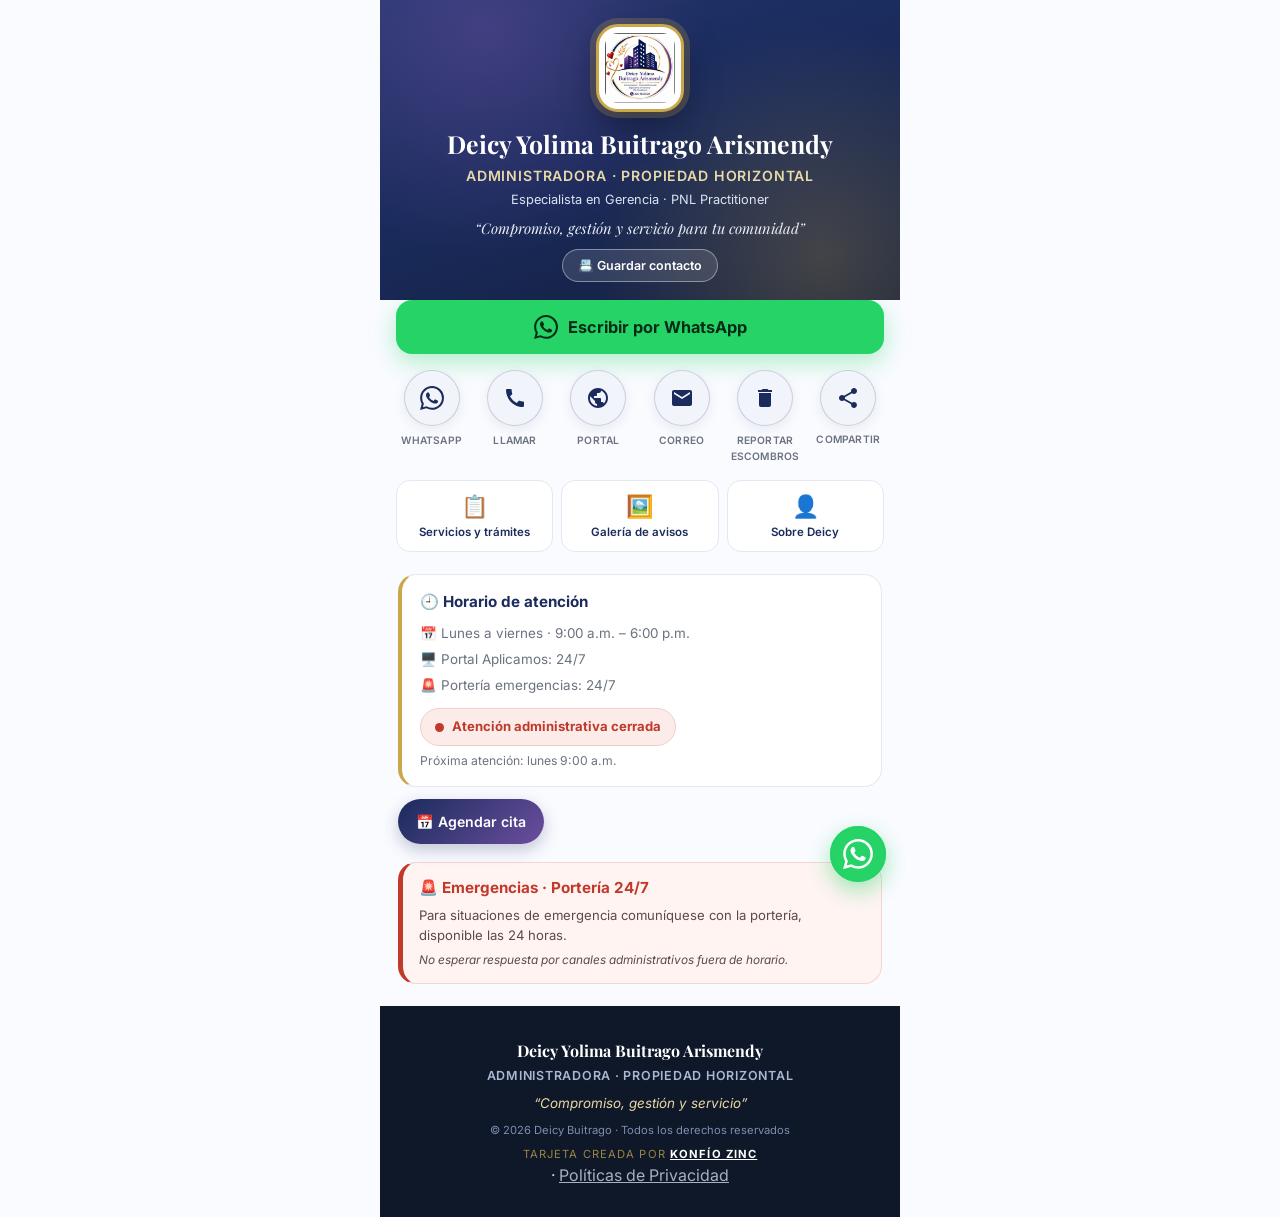
<file: index.html>
<!DOCTYPE html>
<html lang="es">
<head>
<meta charset="UTF-8">
<meta name="viewport" content="width=device-width, initial-scale=1.0">
<title>Deicy Yolima Buitrago Arismendy | Administradora de Propiedad Horizontal</title>
<meta name="description" content="Deicy Yolima Buitrago Arismendy, Administradora de Propiedad Horizontal. Especialista en Gerencia y PNL Practitioner. Compromiso, gestión y servicio para tu co…">
<meta name="theme-color" content="#1A2B5C">
<link rel="canonical" href="https://konfiozinc.github.io/deicy-buitrago/">
<meta property="og:type" content="profile">
<meta property="og:site_name" content="Deicy Yolima Buitrago Arismendy">
<meta property="og:title" content="Deicy Yolima Buitrago Arismendy | Administradora de Propiedad Horizontal">
<meta property="og:description" content="Compromiso, gestión y servicio para tu comunidad.">
<meta property="og:url" content="https://konfiozinc.github.io/deicy-buitrago/">
<meta property="og:image" content="https://konfiozinc.github.io/deicy-buitrago/assets/logo/logo-deicy.png">
<meta name="twitter:card" content="summary_large_image">
<meta name="twitter:title" content="Deicy Yolima Buitrago Arismendy | Administradora de Propiedad Horizontal">
<meta name="twitter:description" content="Compromiso, gestión y servicio para tu comunidad.">
<meta name="twitter:image" content="https://konfiozinc.github.io/deicy-buitrago/assets/logo/logo-deicy.png">
<script type="application/ld+json">
{
  "@context": "https://schema.org",
  "@type": "Person",
  "name": "Deicy Yolima Buitrago Arismendy",
  "jobTitle": "Administradora de Propiedad Horizontal",
  "url": "https://konfiozinc.github.io/deicy-buitrago/"
}
</script>
<link rel="manifest" href="manifest.json">
<link rel="icon" type="image/png" href="assets/logo/icon-192.png">
<link rel="apple-touch-icon" href="assets/logo/icon-192.png">
<link rel="preconnect" href="https://fonts.googleapis.com">
<link rel="preconnect" href="https://fonts.gstatic.com" crossorigin>
<link href="https://fonts.googleapis.com/css2?family=Playfair+Display:wght@500;600;700&family=Inter:wght@400;500;600;700&display=swap" rel="stylesheet">
<link rel="stylesheet" href="styles.css">
    <meta property="og:locale" content="es_CO">
    <link rel="icon" type="image/svg+xml" href="favicon.svg">
    <meta property="og:image:width" content="512">
    <meta property="og:image:height" content="512">
</head>
<body>
<svg xmlns="http://www.w3.org/2000/svg" style="display:none" aria-hidden="true"><symbol id="ico-wa" viewBox="0 0 24 24"><path d="M17.472 14.382c-.297-.149-1.758-.867-2.03-.967-.273-.099-.471-.148-.67.15-.197.297-.767.966-.94 1.164-.173.199-.347.223-.644.075-.297-.15-1.255-.463-2.39-1.475-.883-.788-1.48-1.761-1.653-2.059-.173-.297-.018-.458.13-.606.134-.133.298-.347.446-.52.149-.174.198-.298.298-.497.099-.198.05-.371-.025-.52-.075-.149-.669-1.612-.916-2.207-.242-.579-.487-.5-.669-.51-.173-.008-.371-.01-.57-.01-.198 0-.52.074-.792.372-.272.297-1.04 1.016-1.04 2.479 0 1.462 1.065 2.875 1.213 3.074.149.198 2.096 3.2 5.077 4.487.709.306 1.262.489 1.694.625.712.227 1.36.195 1.871.118.571-.085 1.758-.719 2.006-1.413.248-.694.248-1.289.173-1.413-.074-.124-.272-.198-.57-.347m-5.421 7.403h-.004a9.87 9.87 0 01-5.031-1.378l-.361-.214-3.741.982.998-3.648-.235-.374a9.86 9.86 0 01-1.51-5.26c.001-5.45 4.436-9.884 9.888-9.884 2.64 0 5.122 1.03 6.988 2.898a9.825 9.825 0 012.893 6.994c-.003 5.45-4.437 9.884-9.885 9.884m8.413-18.297A11.815 11.815 0 0012.05 0C5.495 0 .16 5.335.157 11.892c0 2.096.547 4.142 1.588 5.945L.057 24l6.305-1.654a11.882 11.882 0 005.683 1.448h.005c6.554 0 11.89-5.335 11.893-11.893a11.821 11.821 0 00-3.48-8.413z"/></symbol></svg>
<div class="contenedor">

  <header class="hero">
    <img class="logo-hero" src="assets/logo/logo-deicy.png" alt="Logo de Deicy Buitrago" decoding="async"
         onerror="this.src='data:image/svg+xml,%3Csvg xmlns=%22http://www.w3.org/2000/svg%22 width=%22200%22 height=%22200%22%3E%3Crect width=%22200%22 height=%22200%22 fill=%22%231A2B5C%22/%3E%3Ctext x=%22100%22 y=%22110%22 font-size=%2250%22 font-family=%22Georgia%22 fill=%22%23C9A84C%22 text-anchor=%22middle%22 font-weight=%22bold%22%3EDB%3C/text%3E%3C/svg%3E'">
    <h1 class="nombre" id="c-nombre">Deicy Yolima Buitrago Arismendy</h1>
    <p class="cargo" id="c-cargo">Administradora · Propiedad Horizontal</p>
    <p class="credenciales" id="c-credenciales">Especialista en Gerencia · PNL Practitioner</p>
    <p class="lema" id="c-lema">“Compromiso, gestión y servicio para tu comunidad”</p>
    <button class="btn-vcard" type="button" id="btnVcard">📇 Guardar contacto</button>
  </header>

  <a class="cta-wa" href="https://wa.me/573054855538?text=Hola%20Deicy%2C%20necesito%20asesor%C3%ADa" target="_blank" rel="noopener">
    <svg viewBox="0 0 24 24" aria-hidden="true"><use href="#ico-wa"/></svg>
    Escribir por WhatsApp
  </a>

  <nav class="acciones" aria-label="Contacto principal">
    <a class="accion" href="https://wa.me/573054855538?text=Hola%20Deicy%2C%20necesito%20asesor%C3%ADa" target="_blank" rel="noopener">
      <span class="icono-accion"><svg viewBox="0 0 24 24" fill="currentColor" aria-hidden="true"><use href="#ico-wa"/></svg></span>
      <span class="accion-label">WhatsApp</span>
    </a>
    <a class="accion" href="tel:+573054855538">
      <span class="icono-accion"><svg viewBox="0 0 24 24" fill="currentColor"><path d="M20.01 15.38c-1.23 0-2.42-.2-3.53-.56-.35-.12-.74-.03-1.01.24l-1.57 1.97c-2.83-1.35-5.48-3.9-6.89-6.83l1.95-1.66c.27-.28.35-.67.24-1.02-.37-1.12-.56-2.3-.56-3.53 0-.54-.45-.99-.99-.99H4.19C3.65 3 3 3.24 3 3.99 3 13.28 10.73 21 20.01 21c.71 0 .99-.63.99-1.18v-3.45c0-.54-.45-.99-.99-.99z"/></svg></span>
      <span class="accion-label">Llamar</span>
    </a>
    <a class="accion" href="https://portal.aplicamos.co/login" target="_blank" rel="noopener">
      <span class="icono-accion"><svg viewBox="0 0 24 24" fill="currentColor"><path d="M12 2C6.48 2 2 6.48 2 12s4.48 10 10 10 10-4.48 10-10S17.52 2 12 2zm-1 17.93c-3.95-.49-7-3.85-7-7.93 0-.62.08-1.21.21-1.79L9 15v1c0 1.1.9 2 2 2v1.93zm6.9-2.54c-.26-.81-1-1.39-1.9-1.39h-1v-3c0-.55-.45-1-1-1H8v-2h2c.55 0 1-.45 1-1V7h2c1.1 0 2-.9 2-2v-.41c2.93 1.19 5 4.06 5 7.41 0 2.08-.8 3.97-2.1 5.39z"/></svg></span>
      <span class="accion-label">Portal</span>
    </a>
    <a class="accion" href="mailto:administracion@deicybuitrago.com">
      <span class="icono-accion"><svg viewBox="0 0 24 24" fill="currentColor"><path d="M20 4H4c-1.1 0-2 .9-2 2v12c0 1.1.9 2 2 2h16c1.1 0 2-.9 2-2V6c0-1.1-.9-2-2-2zm0 4-8 5-8-5V6l8 5 8-5v2z"/></svg></span>
      <span class="accion-label">Correo</span>
    </a>
    <a class="accion" href="https://wa.me/573044037188?text=Hola%2C%20quiero%20reportar%20la%20presencia%20de%20escombros.%20Mi%20unidad%2Fresidencia%20es..." target="_blank" rel="noopener">
      <span class="icono-accion"><svg viewBox="0 0 24 24" fill="currentColor"><path d="M6 19c0 1.1.9 2 2 2h8c1.1 0 2-.9 2-2V7H6v12zM19 4h-3.5l-1-1h-5l-1 1H5v2h14V4z"/></svg></span>
      <span class="accion-label">Reportar escombros</span>
    </a>
    <button class="accion" type="button" id="btnCompartir">
      <span class="icono-accion"><svg viewBox="0 0 24 24" fill="currentColor"><path d="M18 16.08c-.76 0-1.44.3-1.96.77L8.91 12.7c.05-.23.09-.46.09-.7s-.04-.47-.09-.7l7.05-4.11c.54.5 1.25.81 2.04.81 1.66 0 3-1.34 3-3s-1.34-3-3-3-3 1.34-3 3c0 .24.04.47.09.7L8.04 9.81C7.5 9.31 6.79 9 6 9c-1.66 0-3 1.34-3 3s1.34 3 3 3c.79 0 1.5-.31 2.04-.81l7.12 4.16c-.05.21-.08.43-.08.65 0 1.61 1.31 2.92 2.92 2.92s2.92-1.31 2.92-2.92-1.31-2.92-2.92-2.92z"/></svg></span>
      <span class="accion-label">Compartir</span>
    </button>
  </nav>

  <nav class="secundarias" aria-label="Acciones secundarias">
    <button class="sec-btn" type="button" id="btnServicios"><span class="ico">📋</span>Servicios y trámites</button>
    <button class="sec-btn" type="button" id="btnGaleria"><span class="ico">🖼️</span>Galería de avisos</button>
    <button class="sec-btn" type="button" id="btnSobre"><span class="ico">👤</span>Sobre Deicy</button>
  </nav>

  <section class="seccion" aria-labelledby="titulo-horario">
    <div class="tarjeta">
      <h4 id="titulo-horario">🕘 Horario de atención</h4>
      <ul>
        <li>📅 Lunes a viernes · 9:00 a.m. – 6:00 p.m.</li>
        <li>🖥️ Portal Aplicamos: 24/7</li>
        <li>🚨 Portería emergencias: 24/7</li>
      </ul>
      <span class="badge-estado" id="badgeEstado"><span class="punto"></span><span id="estadoTexto">—</span></span>
      <p class="prox" id="proxTexto"></p>
    </div>
    <a class="boton" style="margin-top:12px;" href="https://wa.me/573054855538?text=Hola%20Deicy%2C%20quisiera%20agendar%20una%20cita.%20%C2%BFQu%C3%A9%20horarios%20tienes%20disponibles%3F" target="_blank" rel="noopener">📅 Agendar cita</a>
  </section>

  <section class="seccion" aria-label="Emergencias">
    <div class="emergencia">
      <h3>🚨 Emergencias · Portería 24/7</h3>
      <p>Para situaciones de emergencia comuníquese con la portería, disponible las 24 horas.</p>
      <p class="nota">No esperar respuesta por canales administrativos fuera de horario.</p>
    </div>
  </section>

  <footer class="footer">
    <div class="nombre">Deicy Yolima Buitrago Arismendy</div>
    <div class="cargo">Administradora · Propiedad Horizontal</div>
    <div class="frase">“Compromiso, gestión y servicio”</div>
    <div class="copy">© <span id="anio"></span> Deicy Buitrago · Todos los derechos reservados</div>
    <div class="konfio">Tarjeta creada por <a href="https://konfiozinc.github.io" target="_blank" rel="noopener" style="color: #ffffff; text-decoration: underline; font-weight: bold;">KONFÍO ZINC</a></div>
  · <a href="https://konfiozinc.github.io/card/privacidad.html" style="color: inherit; text-decoration: underline; opacity: 0.8;">Políticas de Privacidad</a>
  </footer>

</div>

<div class="wa-ancla">
<a class="wa" href="https://wa.me/573054855538?text=Hola%20Deicy%2C%20necesito%20asesor%C3%ADa" target="_blank" rel="noopener" aria-label="Contactar por WhatsApp">
  <svg viewBox="0 0 24 24" aria-hidden="true"><use href="#ico-wa"/></svg>
</a>
</div>

<div class="overlay" id="overlay" role="dialog" aria-modal="true" aria-label="Detalle">
  <div class="sheet">
    <button class="cerrar" id="btnCerrar" type="button" aria-label="Cerrar">✕</button>
    <div id="modalBody"></div>
  </div>
</div>

<script src="app.js"></script>
</body>
</html>
</file>
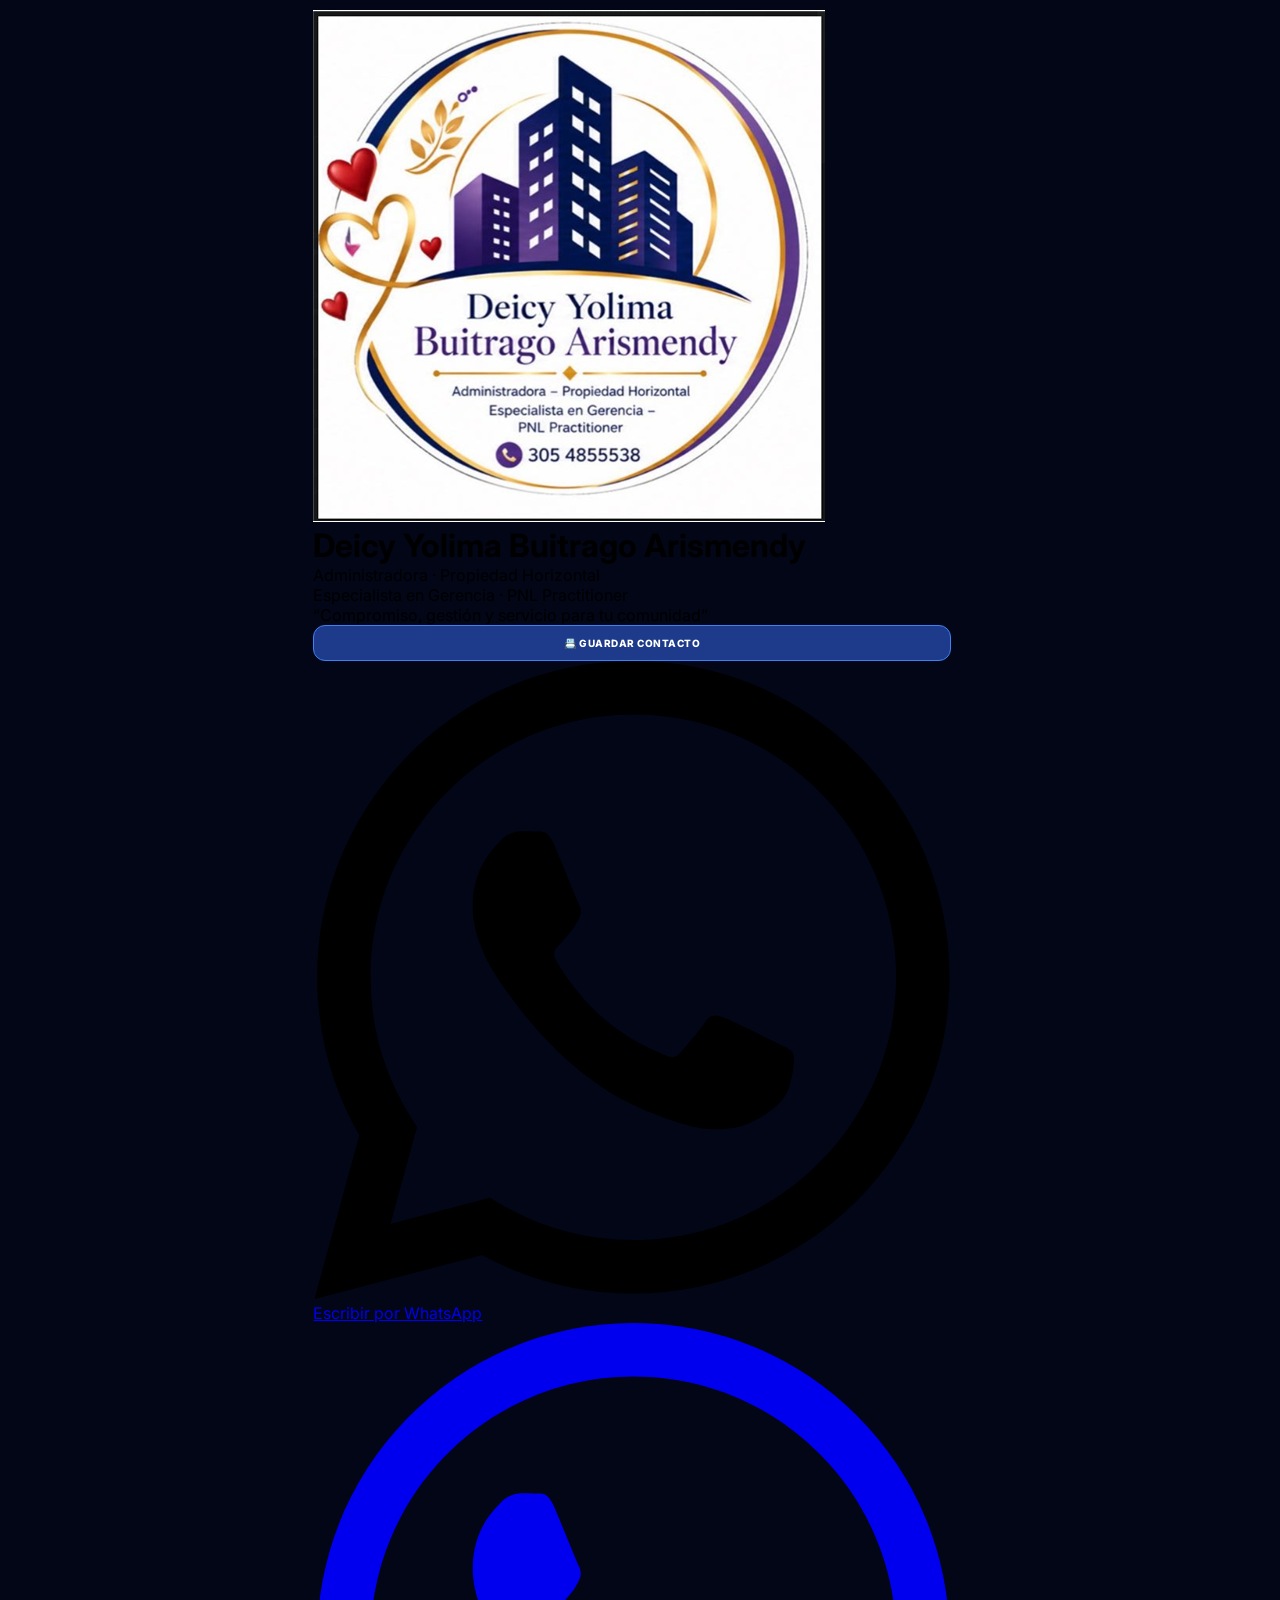
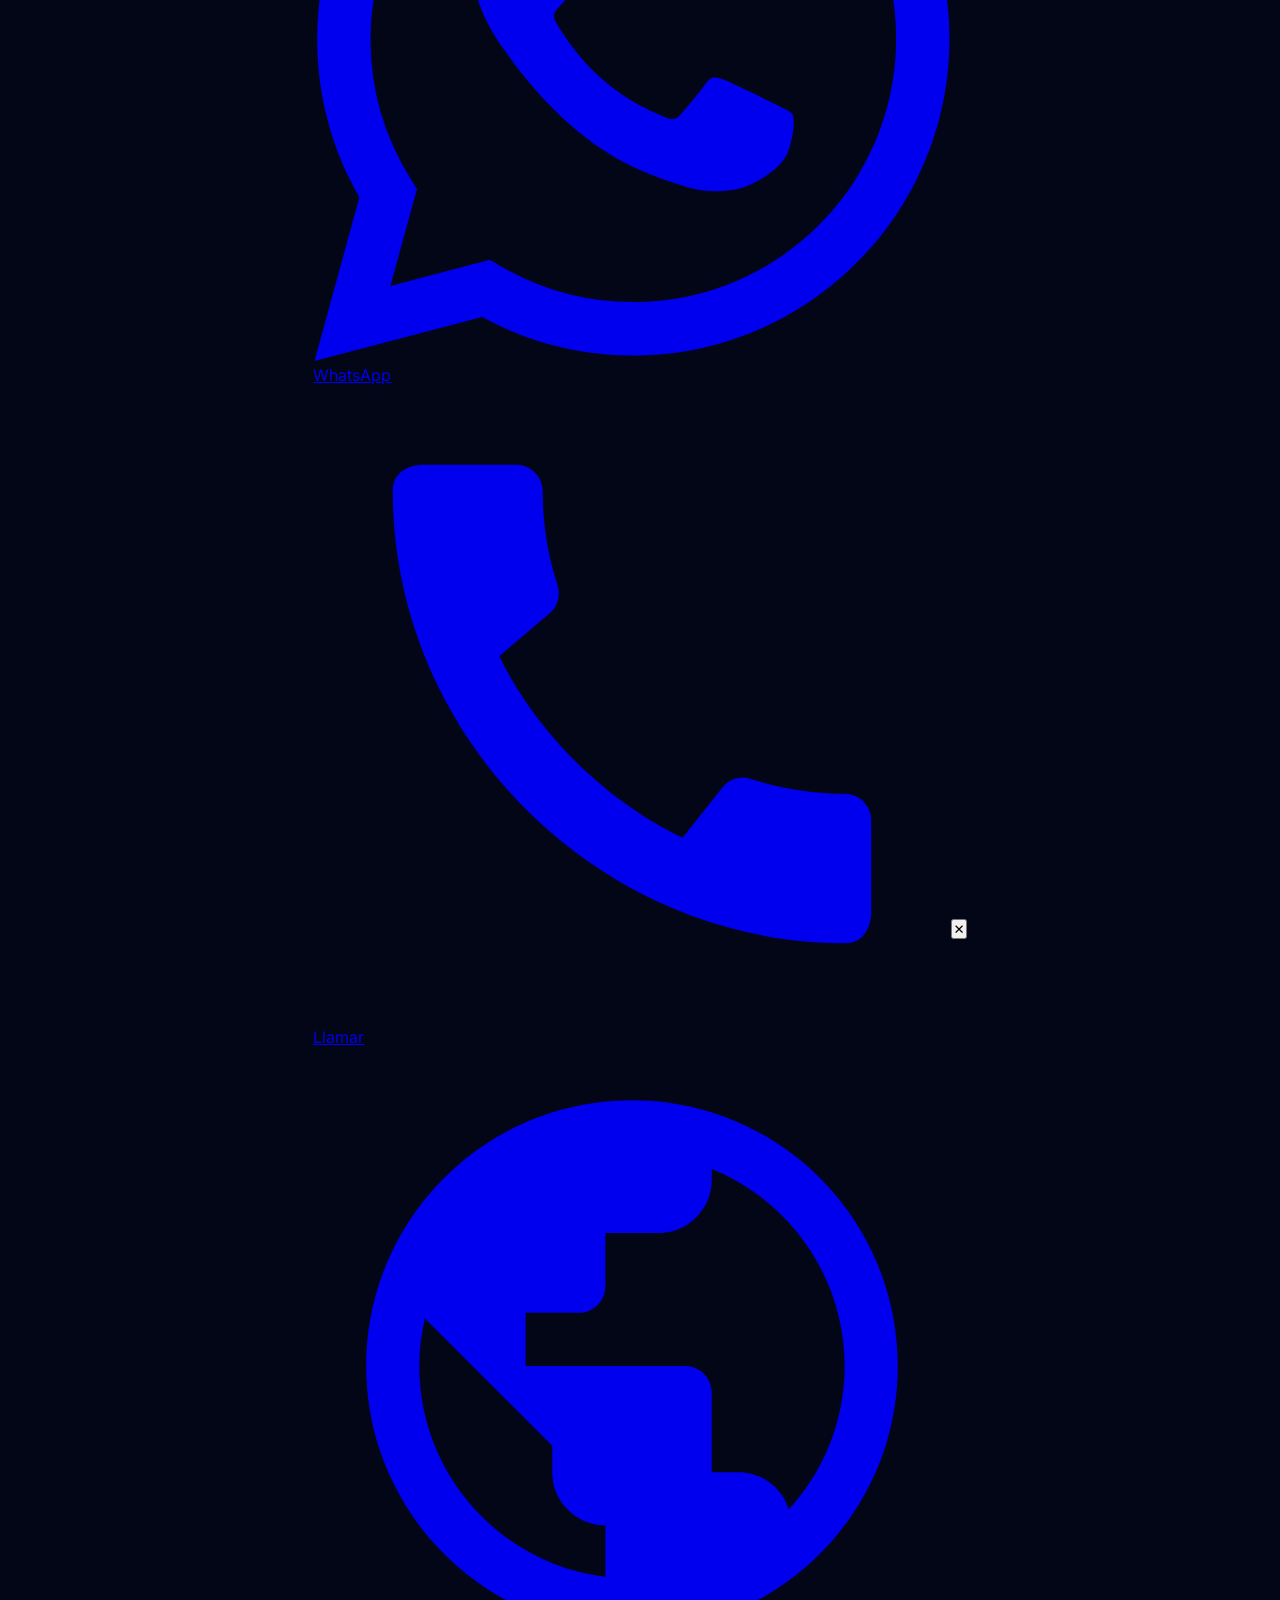
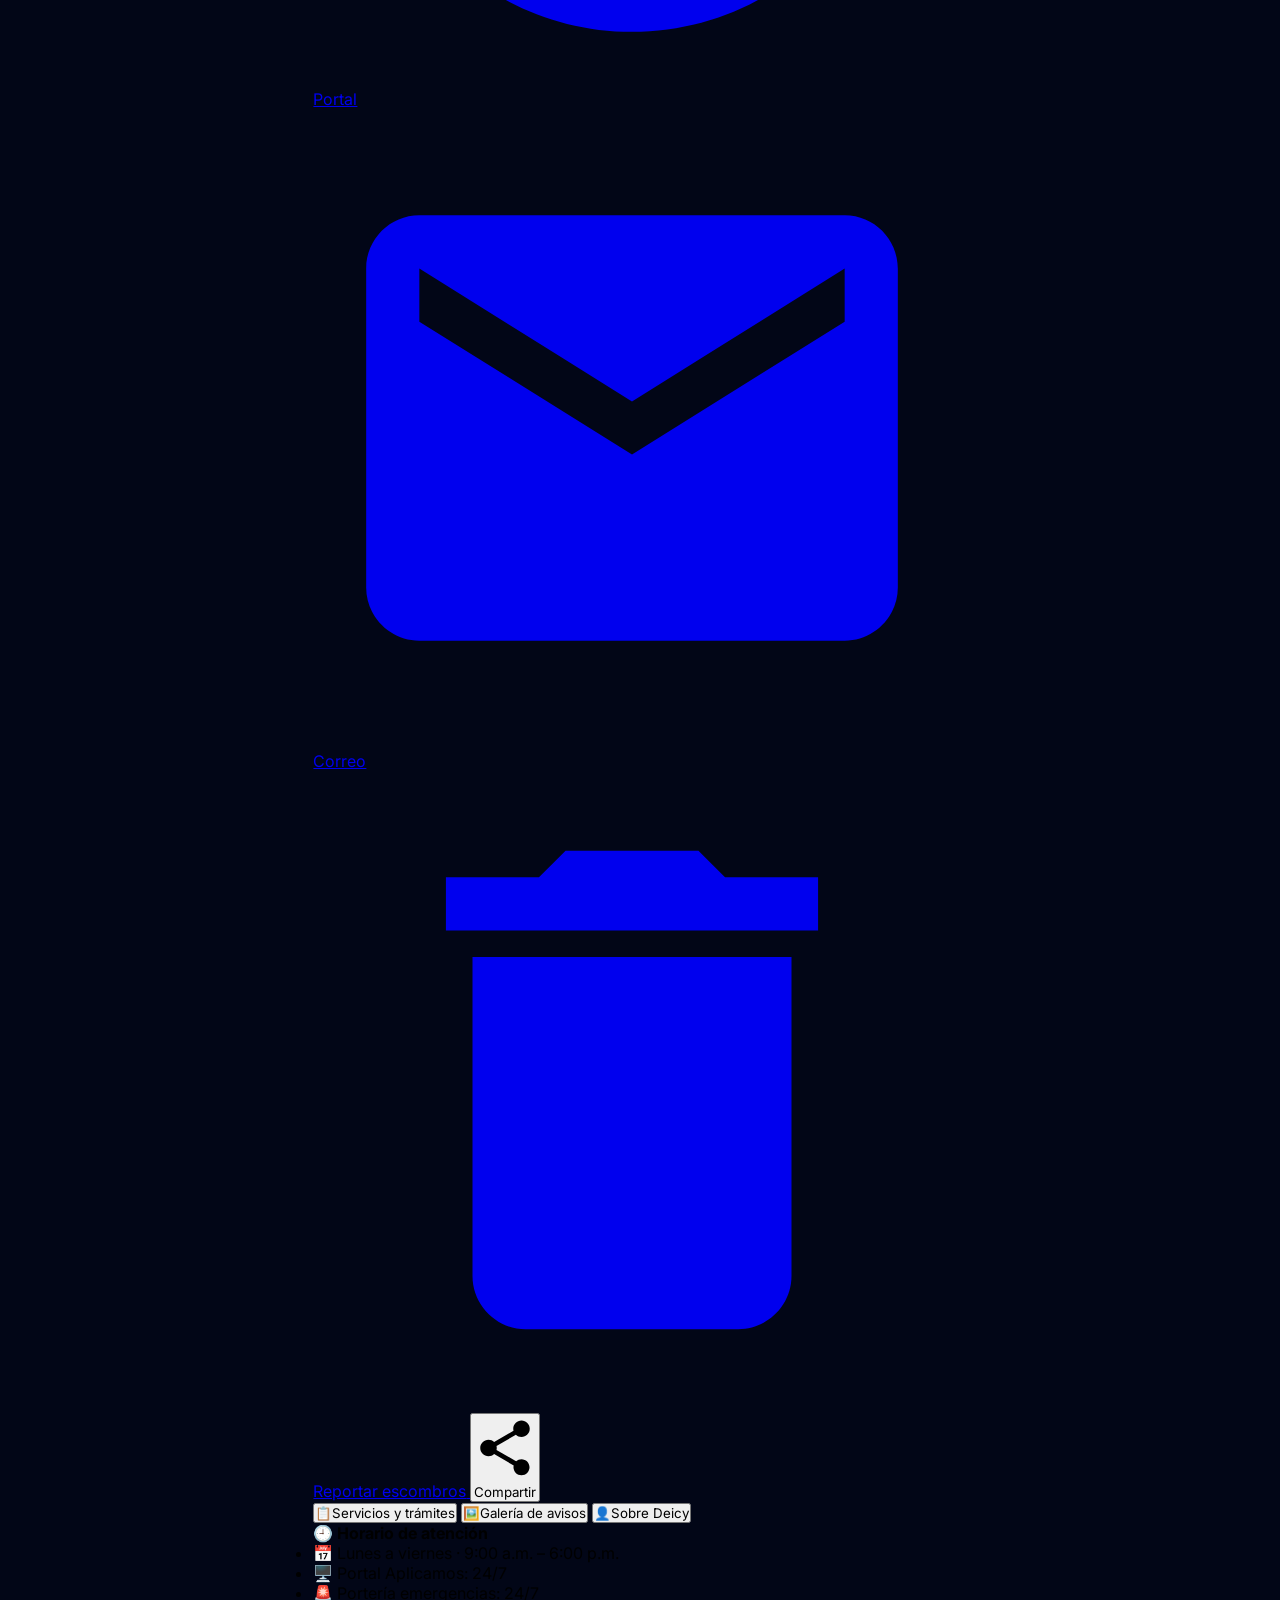
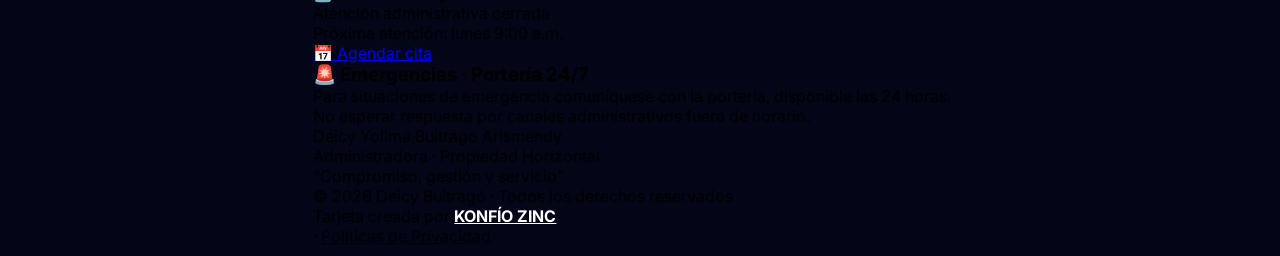
<file: _backup/index.antes-compactar.html>
<!DOCTYPE html>
<html lang="es">
<head>
<meta charset="UTF-8">
<meta name="viewport" content="width=device-width, initial-scale=1.0">
<title>Deicy Yolima Buitrago Arismendy | Administradora de Propiedad Horizontal</title>
<meta name="description" content="Deicy Yolima Buitrago Arismendy, Administradora de Propiedad Horizontal. Especialista en Gerencia y PNL Practitioner. Compromiso, gestión y servicio para tu co…">
<meta name="theme-color" content="#1A2B5C">
<link rel="canonical" href="https://konfiozinc.github.io/deicy-buitrago/">
<meta property="og:type" content="profile">
<meta property="og:site_name" content="Deicy Yolima Buitrago Arismendy">
<meta property="og:title" content="Deicy Yolima Buitrago Arismendy | Administradora de Propiedad Horizontal">
<meta property="og:description" content="Compromiso, gestión y servicio para tu comunidad.">
<meta property="og:url" content="https://konfiozinc.github.io/deicy-buitrago/">
<meta property="og:image" content="https://konfiozinc.github.io/deicy-buitrago/assets/logo/logo-deicy.png">
<meta name="twitter:card" content="summary_large_image">
<meta name="twitter:title" content="Deicy Yolima Buitrago Arismendy | Administradora de Propiedad Horizontal">
<meta name="twitter:description" content="Compromiso, gestión y servicio para tu comunidad.">
<meta name="twitter:image" content="https://konfiozinc.github.io/deicy-buitrago/assets/logo/logo-deicy.png">
<script type="application/ld+json">
{
  "@context": "https://schema.org",
  "@type": "Person",
  "name": "Deicy Yolima Buitrago Arismendy",
  "jobTitle": "Administradora de Propiedad Horizontal",
  "url": "https://konfiozinc.github.io/deicy-buitrago/"
}
</script>
<link rel="manifest" href="manifest.json">
<link rel="icon" type="image/png" href="../assets/logo/icon-192.png">
<link rel="apple-touch-icon" href="../assets/logo/icon-192.png">
<link rel="preconnect" href="https://fonts.googleapis.com">
<link rel="preconnect" href="https://fonts.gstatic.com" crossorigin>
<link href="https://fonts.googleapis.com/css2?family=Playfair+Display:wght@500;600;700&family=Inter:wght@400;500;600;700&display=swap" rel="stylesheet">
<link rel="stylesheet" href="styles.css">
    <meta property="og:locale" content="es_CO">
    <link rel="icon" type="image/svg+xml" href="../favicon.svg">
</head>
<body>
<div class="contenedor">

  <header class="hero">
    <img class="logo-hero" src="../assets/logo/logo-deicy.png" alt="Logo de Deicy Buitrago" decoding="async"
         onerror="this.src='data:image/svg+xml,%3Csvg xmlns=%22http://www.w3.org/2000/svg%22 width=%22200%22 height=%22200%22%3E%3Crect width=%22200%22 height=%22200%22 fill=%22%231A2B5C%22/%3E%3Ctext x=%22100%22 y=%22110%22 font-size=%2250%22 font-family=%22Georgia%22 fill=%22%23C9A84C%22 text-anchor=%22middle%22 font-weight=%22bold%22%3EDB%3C/text%3E%3C/svg%3E'">
    <h1 class="nombre" id="c-nombre">Deicy Yolima Buitrago Arismendy</h1>
    <p class="cargo" id="c-cargo">Administradora · Propiedad Horizontal</p>
    <p class="credenciales" id="c-credenciales">Especialista en Gerencia · PNL Practitioner</p>
    <p class="lema" id="c-lema">“Compromiso, gestión y servicio para tu comunidad”</p>
    <button class="btn-vcard" type="button" id="btnVcard">📇 Guardar contacto</button>
  </header>

  <a class="cta-wa" href="https://wa.me/573054855538?text=Hola%20Deicy%2C%20necesito%20asesor%C3%ADa" target="_blank" rel="noopener">
    <svg viewBox="0 0 24 24" aria-hidden="true"><path d="M17.472 14.382c-.297-.149-1.758-.867-2.03-.967-.273-.099-.471-.148-.67.15-.197.297-.767.966-.94 1.164-.173.199-.347.223-.644.075-.297-.15-1.255-.463-2.39-1.475-.883-.788-1.48-1.761-1.653-2.059-.173-.297-.018-.458.13-.606.134-.133.298-.347.446-.52.149-.174.198-.298.298-.497.099-.198.05-.371-.025-.52-.075-.149-.669-1.612-.916-2.207-.242-.579-.487-.5-.669-.51-.173-.008-.371-.01-.57-.01-.198 0-.52.074-.792.372-.272.297-1.04 1.016-1.04 2.479 0 1.462 1.065 2.875 1.213 3.074.149.198 2.096 3.2 5.077 4.487.709.306 1.262.489 1.694.625.712.227 1.36.195 1.871.118.571-.085 1.758-.719 2.006-1.413.248-.694.248-1.289.173-1.413-.074-.124-.272-.198-.57-.347m-5.421 7.403h-.004a9.87 9.87 0 01-5.031-1.378l-.361-.214-3.741.982.998-3.648-.235-.374a9.86 9.86 0 01-1.51-5.26c.001-5.45 4.436-9.884 9.888-9.884 2.64 0 5.122 1.03 6.988 2.898a9.825 9.825 0 012.893 6.994c-.003 5.45-4.437 9.884-9.885 9.884m8.413-18.297A11.815 11.815 0 0012.05 0C5.495 0 .16 5.335.157 11.892c0 2.096.547 4.142 1.588 5.945L.057 24l6.305-1.654a11.882 11.882 0 005.683 1.448h.005c6.554 0 11.89-5.335 11.893-11.893a11.821 11.821 0 00-3.48-8.413z"/></svg>
    Escribir por WhatsApp
  </a>

  <nav class="acciones" aria-label="Contacto principal">
    <a class="accion" href="https://wa.me/573054855538?text=Hola%20Deicy%2C%20necesito%20asesor%C3%ADa" target="_blank" rel="noopener">
      <span class="icono-accion"><svg viewBox="0 0 24 24" fill="currentColor" aria-hidden="true"><path d="M17.472 14.382c-.297-.149-1.758-.867-2.03-.967-.273-.099-.471-.148-.67.15-.197.297-.767.966-.94 1.164-.173.199-.347.223-.644.075-.297-.15-1.255-.463-2.39-1.475-.883-.788-1.48-1.761-1.653-2.059-.173-.297-.018-.458.13-.606.134-.133.298-.347.446-.52.149-.174.198-.298.298-.497.099-.198.05-.371-.025-.52-.075-.149-.669-1.612-.916-2.207-.242-.579-.487-.5-.669-.51-.173-.008-.371-.01-.57-.01-.198 0-.52.074-.792.372-.272.297-1.04 1.016-1.04 2.479 0 1.462 1.065 2.875 1.213 3.074.149.198 2.096 3.2 5.077 4.487.709.306 1.262.489 1.694.625.712.227 1.36.195 1.871.118.571-.085 1.758-.719 2.006-1.413.248-.694.248-1.289.173-1.413-.074-.124-.272-.198-.57-.347m-5.421 7.403h-.004a9.87 9.87 0 01-5.031-1.378l-.361-.214-3.741.982.998-3.648-.235-.374a9.86 9.86 0 01-1.51-5.26c.001-5.45 4.436-9.884 9.888-9.884 2.64 0 5.122 1.03 6.988 2.898a9.825 9.825 0 012.893 6.994c-.003 5.45-4.437 9.884-9.885 9.884m8.413-18.297A11.815 11.815 0 0012.05 0C5.495 0 .16 5.335.157 11.892c0 2.096.547 4.142 1.588 5.945L.057 24l6.305-1.654a11.882 11.882 0 005.683 1.448h.005c6.554 0 11.89-5.335 11.893-11.893a11.821 11.821 0 00-3.48-8.413z"/></svg></span>
      <span class="accion-label">WhatsApp</span>
    </a>
    <a class="accion" href="tel:+573054855538">
      <span class="icono-accion"><svg viewBox="0 0 24 24" fill="currentColor"><path d="M20.01 15.38c-1.23 0-2.42-.2-3.53-.56-.35-.12-.74-.03-1.01.24l-1.57 1.97c-2.83-1.35-5.48-3.9-6.89-6.83l1.95-1.66c.27-.28.35-.67.24-1.02-.37-1.12-.56-2.3-.56-3.53 0-.54-.45-.99-.99-.99H4.19C3.65 3 3 3.24 3 3.99 3 13.28 10.73 21 20.01 21c.71 0 .99-.63.99-1.18v-3.45c0-.54-.45-.99-.99-.99z"/></svg></span>
      <span class="accion-label">Llamar</span>
    </a>
    <a class="accion" href="https://portal.aplicamos.co/login" target="_blank" rel="noopener">
      <span class="icono-accion"><svg viewBox="0 0 24 24" fill="currentColor"><path d="M12 2C6.48 2 2 6.48 2 12s4.48 10 10 10 10-4.48 10-10S17.52 2 12 2zm-1 17.93c-3.95-.49-7-3.85-7-7.93 0-.62.08-1.21.21-1.79L9 15v1c0 1.1.9 2 2 2v1.93zm6.9-2.54c-.26-.81-1-1.39-1.9-1.39h-1v-3c0-.55-.45-1-1-1H8v-2h2c.55 0 1-.45 1-1V7h2c1.1 0 2-.9 2-2v-.41c2.93 1.19 5 4.06 5 7.41 0 2.08-.8 3.97-2.1 5.39z"/></svg></span>
      <span class="accion-label">Portal</span>
    </a>
    <a class="accion" href="mailto:administracion@deicybuitrago.com">
      <span class="icono-accion"><svg viewBox="0 0 24 24" fill="currentColor"><path d="M20 4H4c-1.1 0-2 .9-2 2v12c0 1.1.9 2 2 2h16c1.1 0 2-.9 2-2V6c0-1.1-.9-2-2-2zm0 4-8 5-8-5V6l8 5 8-5v2z"/></svg></span>
      <span class="accion-label">Correo</span>
    </a>
    <a class="accion" href="https://wa.me/573044037188?text=Hola%2C%20quiero%20reportar%20la%20presencia%20de%20escombros.%20Mi%20unidad%2Fresidencia%20es..." target="_blank" rel="noopener">
      <span class="icono-accion"><svg viewBox="0 0 24 24" fill="currentColor"><path d="M6 19c0 1.1.9 2 2 2h8c1.1 0 2-.9 2-2V7H6v12zM19 4h-3.5l-1-1h-5l-1 1H5v2h14V4z"/></svg></span>
      <span class="accion-label">Reportar escombros</span>
    </a>
    <button class="accion" type="button" id="btnCompartir">
      <span class="icono-accion"><svg viewBox="0 0 24 24" fill="currentColor"><path d="M18 16.08c-.76 0-1.44.3-1.96.77L8.91 12.7c.05-.23.09-.46.09-.7s-.04-.47-.09-.7l7.05-4.11c.54.5 1.25.81 2.04.81 1.66 0 3-1.34 3-3s-1.34-3-3-3-3 1.34-3 3c0 .24.04.47.09.7L8.04 9.81C7.5 9.31 6.79 9 6 9c-1.66 0-3 1.34-3 3s1.34 3 3 3c.79 0 1.5-.31 2.04-.81l7.12 4.16c-.05.21-.08.43-.08.65 0 1.61 1.31 2.92 2.92 2.92s2.92-1.31 2.92-2.92-1.31-2.92-2.92-2.92z"/></svg></span>
      <span class="accion-label">Compartir</span>
    </button>
  </nav>

  <nav class="secundarias" aria-label="Acciones secundarias">
    <button class="sec-btn" type="button" id="btnServicios"><span class="ico">📋</span>Servicios y trámites</button>
    <button class="sec-btn" type="button" id="btnGaleria"><span class="ico">🖼️</span>Galería de avisos</button>
    <button class="sec-btn" type="button" id="btnSobre"><span class="ico">👤</span>Sobre Deicy</button>
  </nav>

  <section class="seccion" aria-labelledby="titulo-horario">
    <div class="tarjeta">
      <h4 id="titulo-horario">🕘 Horario de atención</h4>
      <ul>
        <li>📅 Lunes a viernes · 9:00 a.m. – 6:00 p.m.</li>
        <li>🖥️ Portal Aplicamos: 24/7</li>
        <li>🚨 Portería emergencias: 24/7</li>
      </ul>
      <span class="badge-estado" id="badgeEstado"><span class="punto"></span><span id="estadoTexto">—</span></span>
      <p class="prox" id="proxTexto"></p>
    </div>
    <a class="boton" style="margin-top:12px;" href="https://wa.me/573054855538?text=Hola%20Deicy%2C%20quisiera%20agendar%20una%20cita.%20%C2%BFQu%C3%A9%20horarios%20tienes%20disponibles%3F" target="_blank" rel="noopener">📅 Agendar cita</a>
  </section>

  <section class="seccion" aria-label="Emergencias">
    <div class="emergencia">
      <h3>🚨 Emergencias · Portería 24/7</h3>
      <p>Para situaciones de emergencia comuníquese con la portería, disponible las 24 horas.</p>
      <p class="nota">No esperar respuesta por canales administrativos fuera de horario.</p>
    </div>
  </section>

  <footer class="footer">
    <div class="nombre">Deicy Yolima Buitrago Arismendy</div>
    <div class="cargo">Administradora · Propiedad Horizontal</div>
    <div class="frase">“Compromiso, gestión y servicio”</div>
    <div class="copy">© <span id="anio"></span> Deicy Buitrago · Todos los derechos reservados</div>
    <div class="konfio">Tarjeta creada por <a href="https://konfiozinc.github.io" target="_blank" rel="noopener" style="color: #ffffff; text-decoration: underline; font-weight: bold;">KONFÍO ZINC</a></div>
  · <a href="https://konfiozinc.github.io/card/privacidad.html" style="color: inherit; text-decoration: underline; opacity: 0.8;">Políticas de Privacidad</a>
  </footer>

</div>

<div class="wa-ancla">
<a class="wa" href="https://wa.me/573054855538?text=Hola%20Deicy%2C%20necesito%20asesor%C3%ADa" target="_blank" rel="noopener" aria-label="Contactar por WhatsApp">
  <svg viewBox="0 0 24 24" aria-hidden="true"><path d="M17.472 14.382c-.297-.149-1.758-.867-2.03-.967-.273-.099-.471-.148-.67.15-.197.297-.767.966-.94 1.164-.173.199-.347.223-.644.075-.297-.15-1.255-.463-2.39-1.475-.883-.788-1.48-1.761-1.653-2.059-.173-.297-.018-.458.13-.606.134-.133.298-.347.446-.52.149-.174.198-.298.298-.497.099-.198.05-.371-.025-.52-.075-.149-.669-1.612-.916-2.207-.242-.579-.487-.5-.669-.51-.173-.008-.371-.01-.57-.01-.198 0-.52.074-.792.372-.272.297-1.04 1.016-1.04 2.479 0 1.462 1.065 2.875 1.213 3.074.149.198 2.096 3.2 5.077 4.487.709.306 1.262.489 1.694.625.712.227 1.36.195 1.871.118.571-.085 1.758-.719 2.006-1.413.248-.694.248-1.289.173-1.413-.074-.124-.272-.198-.57-.347m-5.421 7.403h-.004a9.87 9.87 0 01-5.031-1.378l-.361-.214-3.741.982.998-3.648-.235-.374a9.86 9.86 0 01-1.51-5.26c.001-5.45 4.436-9.884 9.888-9.884 2.64 0 5.122 1.03 6.988 2.898a9.825 9.825 0 012.893 6.994c-.003 5.45-4.437 9.884-9.885 9.884m8.413-18.297A11.815 11.815 0 0012.05 0C5.495 0 .16 5.335.157 11.892c0 2.096.547 4.142 1.588 5.945L.057 24l6.305-1.654a11.882 11.882 0 005.683 1.448h.005c6.554 0 11.89-5.335 11.893-11.893a11.821 11.821 0 00-3.48-8.413z"/></svg>
</a>
</div>

<div class="overlay" id="overlay" role="dialog" aria-modal="true" aria-label="Detalle">
  <div class="sheet">
    <button class="cerrar" id="btnCerrar" type="button" aria-label="Cerrar">✕</button>
    <div id="modalBody"></div>
  </div>
</div>

<script>
'use strict';
var CONFIG = {
  nombre: 'Deicy Yolima Buitrago Arismendy',
  cargo: 'Administradora · Propiedad Horizontal',
  credenciales: 'Especialista en Gerencia · PNL Practitioner',
  lema: 'Compromiso, gestión y servicio para tu comunidad',
  telefono: '3054855538',
  whatsapp: '573054855538',
  email: 'administracion@deicybuitrago.com',
  portal: 'https://portal.aplicamos.co/login'
};

var SERVICIOS = [
  { id:'pagos', icono:'💳', titulo:'Pagos a proveedores', descripcion:'Ciclos de pago, requisitos y envío de facturas.', puntos:['Ciclos de pago','Requisitos para radicar facturas','Envío de soportes al correo','Seguimiento del estado'] },
  { id:'remodelaciones', icono:'🔨', titulo:'Remodelaciones o reformas', descripcion:'Normas, permisos y depósitos para obras.', puntos:['Normas internas','Permisos y autorización','Depósito de garantía','Horarios permitidos'] },
  { id:'trasteos', icono:'📦', titulo:'Trasteos y mudanzas', descripcion:'Horarios, depósito y requisitos.', puntos:['Horarios autorizados','Depósito (10 SMDLV)','Reserva de ascensor','Notificación previa'] },
  { id:'documentos', icono:'📄', titulo:'Solicitud de documentos', descripcion:'Paz y salvo, certificados, facturas y cobros.', puntos:['Paz y salvo','Certificados','Facturas y cobros','Entrega en 3 días hábiles'] },
  { id:'salon', icono:'🎉', titulo:'Reserva salón social', descripcion:'Reserva del salón por el portal Aplicamos.', puntos:['Reserva por Aplicamos','Disponibilidad y tarifas','Reglas de uso','Depósito y entrega'] },
  { id:'escombros', icono:'🗑️', titulo:'Línea amiga escombros', descripcion:'Recolección de residuos voluminosos y especiales.', puntos:['Colchones','Muebles','Madera e icopor','Escombros y residuos'] },
  { id:'canales', icono:'📢', titulo:'Canales de atención', descripcion:'Formas de contactar y autogestionar trámites.', puntos:['WhatsApp administración','Llamada y línea fija','Correo electrónico','Autogestión por Aplicamos'] },
  { id:'mudanza', icono:'⚠️', titulo:'Notificación de mudanza', descripcion:'Requisitos, depósitos y horarios.', puntos:['Notificar con anticipación','Requisitos y documentos','Depósitos y horarios','Coordinación de accesos'] }
];

var GALERIA = [
  { src: 'assets/galeria/aviso-02.png', titulo: 'Recordatorio de fechas de pago', descripcion: 'Ciclos de pago y documentos requeridos' },
  { src: 'assets/galeria/aviso-03.png', titulo: 'Normas de remodelación', descripcion: 'Reglas y permisos para obras en el apartamento' },
  { src: 'assets/galeria/aviso-04.png', titulo: 'Residuos especiales', descripcion: 'Cómo desechar colchones, muebles, madera, icopor y escombros' },
  { src: 'assets/galeria/aviso-05.png', titulo: 'Canales de atención', descripcion: 'WhatsApp, llamadas, correo y autogestión en línea' },
  { src: 'assets/galeria/aviso-06.png', titulo: 'Solicitud de documentos', descripcion: 'Paz y salvo, certificados, facturas y cobros (3 días hábiles)' },
  { src: 'assets/galeria/aviso-07.png', titulo: 'Trasteos y mudanzas', descripcion: 'Requisitos, depósito 10 SMDLV y horarios autorizados' },
  { src: 'assets/galeria/aviso-08.png', titulo: 'Reserva salón social', descripcion: 'Cómo reservar el salón social por el portal Aplicamos' },
  { src: 'assets/galeria/aviso-09.png', titulo: 'Tutorial Aplicamos', descripcion: 'Guía paso a paso para ingresar al portal' },
  { src: 'assets/galeria/aviso-10.png', titulo: 'Vista previa de servicios', descripcion: 'Captura del menú con dos servicios' },
  { src: 'assets/galeria/aviso-11.png', titulo: 'Lista de servicios', descripcion: 'Captura completa de los servicios de la app' },
  { src: 'assets/galeria/aviso-12.png', titulo: 'Banner motivacional', descripcion: '“La vida es como un espejo” · foto de Deicy' }
];

var indiceGaleria = 0;
var modoModal = null;

function $(id){ return document.getElementById(id); }
function escapar(t){ return String(t).replace(/&/g,'&amp;').replace(/</g,'&lt;').replace(/>/g,'&gt;'); }

function abrirModal(){ $('overlay').classList.add('activo'); document.body.style.overflow='hidden'; }
function cerrarModal(){ $('overlay').classList.remove('activo'); document.body.style.overflow=''; modoModal=null; }

/* ── Servicios (acordeón) ── */
function abrirServicios(){
  modoModal = 'servicios';
  var html = '<div class="modal-icono" aria-hidden="true">📋</div><h3>Servicios y trámites</h3><div class="acordeon" style="margin-top:12px">';
  SERVICIOS.forEach(function(s){
    var msg = 'Hola Deicy, necesito información sobre ' + s.titulo;
    var puntos = s.puntos.map(function(p){ return '<li>'+escapar(p)+'</li>'; }).join('');
    html += '<div class="acordeon-item">' +
      '<button class="acordeon-cab" type="button" aria-expanded="false"><span>'+s.icono+' '+escapar(s.titulo)+'</span><span class="chev">▾</span></button>' +
      '<div class="acordeon-cuerpo" hidden><p class="desc">'+escapar(s.descripcion)+'</p><ul class="puntos">'+puntos+'</ul>' +
      '<a class="boton" style="margin-top:4px" href="https://wa.me/'+CONFIG.whatsapp+'?text='+encodeURIComponent(msg)+'" target="_blank" rel="noopener">Consultar por WhatsApp</a></div></div>';
  });
  html += '</div>';
  $('modalBody').innerHTML = html;
  $('modalBody').querySelectorAll('.acordeon-cab').forEach(function(cab){
    cab.addEventListener('click', function(){
      var cuerpo = cab.nextElementSibling;
      var abierto = cuerpo.hasAttribute('hidden') === false;
      cuerpo.hidden = abierto;
      cab.setAttribute('aria-expanded', String(!abierto));
      cab.querySelector('.chev').textContent = abierto ? '▾' : '▴';
    });
  });
  abrirModal(); $('btnCerrar').focus();
}

/* ── Galería (carrusel modal) ── */
function pintarCarousel(){
  var g = GALERIA[indiceGaleria];
  var dots = '';
  GALERIA.forEach(function(_, i){ dots += '<span class="'+(i===indiceGaleria?'activo':'')+'"></span>'; });
  $('modalBody').innerHTML =
    '<div class="carrusel" id="carrusel">' +
    '<div class="carrusel-marco">' +
    '<img class="carrusel-img" src="'+g.src+'" alt="'+escapar(g.titulo)+'">' +
    '<button class="carrusel-nav prev" id="carPrev" type="button" aria-label="Anterior">‹</button>' +
    '<button class="carrusel-nav next" id="carNext" type="button" aria-label="Siguiente">›</button>' +
    '</div>' +
    '<div class="carrusel-cont">'+(indiceGaleria+1)+' / '+GALERIA.length+'</div>' +
    '<div class="carrusel-titulo">'+escapar(g.titulo)+'</div>' +
    '<div class="carrusel-desc">'+escapar(g.descripcion)+'</div>' +
    '<div class="carrusel-dots">'+dots+'</div></div>';
  $('carPrev').addEventListener('click', function(){ mover(-1); });
  $('carNext').addEventListener('click', function(){ mover(1); });
  var touchX = 0;
  var marco = $('carrusel');
  marco.addEventListener('touchstart', function(e){ touchX = e.touches[0].clientX; }, {passive:true});
  marco.addEventListener('touchend', function(e){
    var diff = touchX - e.changedTouches[0].clientX;
    if (Math.abs(diff) > 40) mover(diff > 0 ? 1 : -1);
  }, {passive:true});
}
function mover(dir){
  indiceGaleria = (indiceGaleria + dir + GALERIA.length) % GALERIA.length;
  pintarCarousel();
}
function abrirGaleria(){
  modoModal = 'galeria';
  indiceGaleria = 0;
  pintarCarousel();
  abrirModal(); $('btnCerrar').focus();
}

/* ── Sobre Deicy ── */
function abrirSobre(){
  modoModal = 'sobre';
  $('modalBody').innerHTML =
    '<div class="modal-icono" aria-hidden="true">👤</div><h3>Sobre Deicy</h3>' +
    '<p class="desc">'+escapar(CONFIG.nombre)+'</p>' +
    '<ul class="puntos">' +
    '<li>'+escapar(CONFIG.cargo)+'</li>' +
    '<li>Especialista en Gerencia</li>' +
    '<li>PNL Practitioner</li>' +
    '</ul>' +
    '<p class="desc">“'+escapar(CONFIG.lema)+'”</p>';
  abrirModal(); $('btnCerrar').focus();
}

/* ── Compartir / vCard ── */
function compartir(){
  var url = 'https://konfiozinc.github.io/deicy-buitrago/';
  if (navigator.share) {
    navigator.share({ title: CONFIG.nombre + ' · ' + CONFIG.cargo, text: CONFIG.lema, url: url }).catch(function(){});
  } else if (navigator.clipboard && navigator.clipboard.writeText) {
    navigator.clipboard.writeText(url).then(function(){ alert('✅ Enlace copiado'); }).catch(function(){ prompt('Copia el enlace:', url); });
  } else { prompt('Copia el enlace:', url); }
}
function guardarContacto(){
  var v = 'BEGIN:VCARD\nVERSION:3.0\nFN:' + CONFIG.nombre + '\nN:Buitrago Arismendy;Deicy Yolima;;;\nTITLE:' + CONFIG.cargo + '\nTEL;TYPE=CELL,VOICE:+57' + CONFIG.telefono + '\nEMAIL:' + CONFIG.email + '\nURL:' + CONFIG.portal + '\nNOTE:' + CONFIG.lema + '\nEND:VCARD';
  var blob = new Blob([v], { type:'text/vcard;charset=utf-8' });
  var a = document.createElement('a');
  a.href = URL.createObjectURL(blob); a.download = 'Deicy_Buitrago.vcf';
  document.body.appendChild(a); a.click(); document.body.removeChild(a);
  setTimeout(function(){ URL.revokeObjectURL(a.href); }, 1200);
}

/* ── Horario dinámico (Colombia) ── */
function horaBogota(){
  return new Date(new Date().toLocaleString('en-US', { timeZone: 'America/Bogota' }));
}
function estadoAtencion(){
  var bog = horaBogota();
  var dia = bog.getDay(), hora = bog.getHours();
  var abierto = dia >= 1 && dia <= 5 && hora >= 9 && hora < 18;
  var nombres = ['domingo','lunes','martes','miércoles','jueves','viernes','sábado'];
  var prox = dia;
  do { prox = (prox + 1) % 7; } while (prox === 0 || prox === 6);
  return { abierto: abierto, prox: nombres[prox] };
}
function pintarEstado(){
  var e = estadoAtencion();
  var badge = $('badgeEstado'), txt = $('estadoTexto'), prox = $('proxTexto');
  badge.className = 'badge-estado ' + (e.abierto ? 'abierto' : 'cerrado');
  txt.textContent = e.abierto ? 'Atención administrativa disponible' : 'Atención administrativa cerrada';
  prox.textContent = e.abierto ? '' : 'Próxima atención: ' + e.prox + ' 9:00 a.m.';
}

document.addEventListener('DOMContentLoaded', function(){
  $('c-nombre').textContent = CONFIG.nombre;
  $('c-cargo').textContent = CONFIG.cargo;
  $('c-credenciales').textContent = CONFIG.credenciales;
  $('c-lema').textContent = '“' + CONFIG.lema + '”';
  $('btnServicios').addEventListener('click', abrirServicios);
  $('btnGaleria').addEventListener('click', abrirGaleria);
  $('btnSobre').addEventListener('click', abrirSobre);
  $('btnCompartir').addEventListener('click', compartir);
  $('btnVcard').addEventListener('click', guardarContacto);
  $('btnCerrar').addEventListener('click', cerrarModal);
  $('overlay').addEventListener('click', function(e){ if (e.target === this) cerrarModal(); });
  document.addEventListener('keydown', function(e){
    if (e.key === 'Escape') { cerrarModal(); }
    else if (modoModal === 'galeria') {
      if (e.key === 'ArrowLeft') mover(-1);
      if (e.key === 'ArrowRight') mover(1);
    }
  });
  $('anio').textContent = new Date().getFullYear();
  pintarEstado();
  setInterval(pintarEstado, 60000);

  if ('serviceWorker' in navigator) {
    window.addEventListener('load', function(){ navigator.serviceWorker.register('service-worker.js').catch(function(){}); });
  }
});
</script>
</body>
</html>
</file>
<file: styles.css>
:root{
  --azul:#1A2B5C; --azul-osc:#0F1828; --morado:#6B4E9E;
  --dorado:#C9A84C; --dorado-suave:#E8D9A8; --fondo:#FAFBFF; --fondo-suave:#F1F4FB;
  --texto:#1A2B5C; --texto-sec:#6B7280; --blanco:#fff; --rojo:#C0392B; --verde:#1E7A46;
  --borde:#E3E8F2; --radio:18px; --sombra:0 10px 30px rgba(26,43,92,.10);
  --t-titulo:'Playfair Display',serif; --t-cuerpo:'Inter',system-ui,sans-serif;
}
*{box-sizing:border-box;margin:0;padding:0}
html{scroll-behavior:smooth}
body{font-family:var(--t-cuerpo);background:var(--fondo);color:var(--texto);line-height:1.5;display:flex;justify-content:center}
button{font-family:var(--t-cuerpo)} a{text-decoration:none;color:inherit} img{max-width:100%}
:focus-visible{outline:3px solid var(--morado);outline-offset:2px;border-radius:6px}
.contenedor{width:100%;max-width:520px;min-height:100vh;background:var(--fondo)}

/* HERO */
.hero{position:relative;overflow:hidden;text-align:center;padding:24px 20px 18px;background:linear-gradient(160deg,#22366e 0%,var(--azul) 45%,#141f3e 100%);color:#fff}
.hero::before{content:"";position:absolute;inset:0;background:radial-gradient(circle at 20% 10%,rgba(107,78,158,.45),transparent 45%),radial-gradient(circle at 85% 85%,rgba(201,168,76,.25),transparent 45%)}
.hero *{position:relative}
.logo-hero{width:88px;height:88px;border-radius:22px;object-fit:contain;background:#fff;padding:6px;border:3px solid var(--dorado);box-shadow:0 0 0 6px rgba(201,168,76,.22),0 14px 34px rgba(0,0,0,.35)}
.nombre{font-family:var(--t-titulo);font-size:1.55rem;font-weight:700;margin-top:12px;line-height:1.15}
.cargo{font-size:.88rem;font-weight:600;letter-spacing:.06em;text-transform:uppercase;color:var(--dorado-suave);margin-top:6px}
.credenciales{font-size:.8rem;color:#dbe3f2;margin-top:4px}
.lema{font-family:var(--t-titulo);font-style:italic;font-size:.92rem;color:#e9edf7;margin-top:8px}
.btn-vcard{display:inline-flex;align-items:center;gap:6px;margin-top:10px;background:rgba(255,255,255,.12);border:1px solid rgba(255,255,255,.4);color:#fff;padding:8px 15px;border-radius:30px;font-size:.78rem;font-weight:600;cursor:pointer}
.btn-vcard:hover{background:rgba(255,255,255,.22)}

/* CTA WhatsApp grande (ancho completo, primera pantalla) */
.cta-wa{display:flex;align-items:center;justify-content:center;gap:10px;margin:0 16px;padding:15px 18px;border-radius:16px;background:#25D366;color:#062b16;font-size:1.02rem;font-weight:700;box-shadow:0 8px 24px rgba(37,211,102,.35);transition:transform .16s ease}
.cta-wa:hover{transform:translateY(-1px)}
.cta-wa svg{width:24px;height:24px;fill:#062b16}

/* ACCIONES PRINCIPALES */
.acciones{display:grid;grid-template-columns:repeat(3,1fr);gap:12px;padding:16px 16px 4px}
.accion{display:flex;flex-direction:column;align-items:center;gap:7px;cursor:pointer;background:none;border:none}
.icono-accion{width:56px;height:56px;border-radius:50%;display:flex;align-items:center;justify-content:center;background:var(--fondo-suave);border:1.5px solid rgba(26,43,92,.18);color:var(--azul);transition:transform .2s,box-shadow .2s,border-color .2s;box-shadow:0 4px 12px rgba(26,43,92,.08)}
.icono-accion svg{width:24px;height:24px}
.accion:hover .icono-accion{transform:translateY(-3px);border-color:var(--dorado);box-shadow:0 10px 22px rgba(26,43,92,.16)}
.accion-label{font-size:.64rem;font-weight:600;letter-spacing:.02em;text-align:center;color:var(--texto-sec);text-transform:uppercase;max-width:96px}

/* ACCIONES SECUNDARIAS */
.secundarias{display:grid;grid-template-columns:repeat(3,1fr);gap:8px;padding:12px 16px 4px}
.sec-btn{display:flex;flex-direction:column;align-items:center;gap:6px;background:#fff;border:1px solid var(--borde);border-radius:14px;padding:12px 8px;cursor:pointer;color:var(--azul);font-size:.72rem;font-weight:600;transition:transform .16s,box-shadow .16s,border-color .16s}
.sec-btn:hover{transform:translateY(-2px);border-color:var(--dorado);box-shadow:var(--sombra)}
.sec-btn .ico{font-size:22px}

/* SECCIONES */
.seccion{padding:18px 18px 0}
.tarjeta{background:#fff;border:1px solid var(--borde);border-left:4px solid var(--dorado);border-radius:var(--radio);padding:16px 18px}
.tarjeta h4{font-size:.95rem;color:var(--azul);margin-bottom:6px}
.tarjeta ul{list-style:none}
.tarjeta li{font-size:.84rem;color:var(--texto-sec);padding:3px 0}
.badge-estado{display:inline-flex;align-items:center;gap:8px;padding:8px 14px;border-radius:30px;font-size:.82rem;font-weight:700;margin-top:10px}
.badge-estado.abierto{background:#E7F5EC;color:var(--verde);border:1px solid #B9E4C8}
.badge-estado.cerrado{background:#FBECEA;color:var(--rojo);border:1px solid #F0CFC9}
.badge-estado .punto{width:9px;height:9px;border-radius:50%;background:currentColor}
.prox{font-size:.76rem;color:var(--texto-sec);margin-top:6px}

/* Emergencias */
.emergencia{background:#FFF4F2;border:1px solid #F3D6D1;border-left:5px solid var(--rojo);border-radius:var(--radio);padding:14px 16px}
.emergencia h3{color:var(--rojo);font-size:.95rem;margin-bottom:6px}
.emergencia p{font-size:.82rem;color:#5b4a47}
.emergencia .nota{margin-top:6px;font-size:.74rem;font-style:italic}

/* Footer */
.footer{text-align:center;padding:24px 18px 30px;margin-top:22px;background:var(--azul-osc);color:#cdd6ea}
.footer .nombre{font-family:var(--t-titulo);font-size:1rem;color:#fff}
.footer .cargo{font-size:.78rem;color:#aab6d2}
.footer .frase{font-style:italic;font-size:.84rem;color:var(--dorado-suave);margin:8px 0}
.footer .copy{font-size:.7rem;color:#7e8cb0;margin-top:8px}
.footer .konfio{font-size:.7rem;color:rgba(201,168,76,.75);margin-top:8px;letter-spacing:.1em;text-transform:uppercase}
.footer .konfio a{color:var(--dorado)}

/* WhatsApp flotante — anclado al ancho del contenedor (centrado, sin desborde) */
.wa-ancla{position:fixed;left:50%;width:min(520px,100vw);transform:translateX(-50%);bottom:calc(18px + env(safe-area-inset-bottom,0px));display:flex;justify-content:flex-end;padding-right:14px;z-index:60;pointer-events:none}
.wa{position:relative;flex:0 0 auto;width:56px;height:56px;border-radius:50%;background:#25D366;display:flex;align-items:center;justify-content:center;box-shadow:0 8px 22px rgba(37,211,102,.45);pointer-events:auto}
.wa svg{width:30px;height:30px;fill:#fff}
.wa::before,.wa::after{content:"";position:absolute;inset:0;border-radius:50%;border:2px solid rgba(37,211,102,.6);animation:anillo 2.2s ease-out infinite}
.wa::after{animation-delay:1.1s;border-color:rgba(37,211,102,.4)}
@keyframes anillo{0%{transform:scale(1);opacity:.8}100%{transform:scale(1.8);opacity:0}}

/* MODAL */
.overlay{position:fixed;inset:0;z-index:200;background:rgba(10,16,32,.76);display:none;align-items:flex-end;justify-content:center;backdrop-filter:blur(4px)}
.overlay.activo{display:flex}
.sheet{width:100%;max-width:520px;max-height:88vh;overflow-y:auto;background:#fff;border-top:3px solid var(--dorado);border-radius:22px 22px 0 0;padding:18px 18px 30px;animation:subir .3s ease;position:relative}
@keyframes subir{from{transform:translateY(100%)}to{transform:translateY(0)}}
.sheet .cerrar{position:absolute;top:14px;right:14px;background:var(--fondo-suave);border:none;border-radius:50%;width:34px;height:34px;font-size:1rem;cursor:pointer;color:var(--texto-sec);z-index:5}
.sheet .modal-icono{width:50px;height:50px;border-radius:14px;background:linear-gradient(135deg,var(--azul),var(--morado));display:flex;align-items:center;justify-content:center;font-size:24px}
.sheet h3{font-family:var(--t-titulo);font-size:1.2rem;color:var(--azul);margin:10px 0 4px}
.sheet .desc{font-size:.88rem;color:var(--texto-sec)}
.sheet .puntos{margin:12px 0 16px;list-style:none}
.sheet .puntos li{position:relative;padding:6px 0 6px 20px;font-size:.86rem;color:var(--texto)}
.sheet .puntos li::before{content:"◆";position:absolute;left:0;color:var(--dorado);font-size:.7rem;top:9px}
.boton{display:inline-flex;align-items:center;gap:8px;background:linear-gradient(135deg,var(--azul),var(--morado));color:#fff;border:none;padding:12px 18px;border-radius:30px;font-weight:600;font-size:.88rem;cursor:pointer;box-shadow:0 6px 16px rgba(26,43,92,.25)}
.boton:hover{transform:translateY(-1px)}

/* CARRUSEL */
.carrusel{text-align:center;padding-top:6px}
.carrusel-marco{position:relative;border-radius:16px;overflow:hidden;border:1px solid var(--borde);background:var(--fondo-suave)}
.carrusel-img{width:100%;height:auto;max-height:52vh;object-fit:contain;display:block}
.carrusel-nav{position:absolute;top:50%;transform:translateY(-50%);background:rgba(10,16,32,.55);color:#fff;border:none;width:38px;height:38px;border-radius:50%;font-size:1.3rem;cursor:pointer;z-index:3;display:flex;align-items:center;justify-content:center}
.carrusel-nav.prev{left:10px}.carrusel-nav.next{right:10px}
.carrusel-cont{font-size:.8rem;font-weight:700;color:var(--azul);margin-top:10px}
.carrusel-titulo{font-family:var(--t-titulo);font-size:1.05rem;color:var(--azul);margin-top:10px}
.carrusel-desc{font-size:.82rem;color:var(--texto-sec);margin-top:4px}
.carrusel-dots{display:flex;gap:5px;justify-content:center;margin-top:10px}
.carrusel-dots span{width:7px;height:7px;border-radius:50%;background:#cdd5e6}
.carrusel-dots span.activo{background:var(--dorado)}

/* ACORDEÓN */
.acordeon-item{border:1px solid var(--borde);border-radius:12px;margin-bottom:8px;overflow:hidden}
.acordeon-cab{width:100%;display:flex;justify-content:space-between;align-items:center;background:#fff;border:none;padding:12px 14px;font-size:.88rem;font-weight:600;color:var(--azul);cursor:pointer;text-align:left}
.acordeon-cab .chev{color:var(--dorado)}
.acordeon-cuerpo{padding:2px 14px 14px;background:var(--fondo-suave)}

@media(min-width:768px){ .overlay{align-items:center;padding:20px} .sheet{border-radius:22px;border:1px solid var(--borde)} .acciones{grid-template-columns:repeat(6,1fr)} }
@media(prefers-reduced-motion:reduce){ *{animation:none!important;transition:none!important} }
</file>
<file: _backup/styles.css>
@import url('https://fonts.googleapis.com/css2?family=Inter:wght@400;500;600;700;800;900&display=swap');
        
        * { font-family: 'Inter', system-ui, -apple-system, sans-serif; box-sizing: border-box; margin: 0; padding: 0; }
        body { background-color: #020617; display: flex; justify-content: center; align-items: center; min-height: 100vh; padding: 10px; }
        
        /* Chasis Fijo Móvil (380px max-width) */
        .card-container {
            width: 100%;
            max-width: 380px;
            height: 100vh;
            max-height: 750px;
            background: #0f172a;
            border-radius: 28px;
            overflow: hidden;
            position: relative;
            box-shadow: 0 25px 50px -12px rgba(0, 0, 0, 0.9);
            border: 1px solid #1e3a8a;
            display: flex;
            flex-direction: column;
            justify-content: space-between;
        }

        /* Header Corporativo Azul / Dorado */
        .card-header {
            background: linear-gradient(180deg, #1e3a8a 0%, #0f172a 100%);
            padding: 24px 16px 20px 16px;
            text-align: center;
            border-bottom-left-radius: 32px;
            border-bottom-right-radius: 32px;
            position: relative;
            border-bottom: 1px solid rgba(243, 198, 119, 0.3);
        }

        .badge-status {
            position: absolute;
            top: 12px;
            right: 14px;
            background: rgba(243, 198, 119, 0.15);
            color: #f3c677;
            border: 1px solid rgba(243, 198, 119, 0.3);
            font-size: 8px;
            font-weight: 800;
            padding: 3px 10px;
            border-radius: 20px;
            text-transform: uppercase;
            letter-spacing: 0.5px;
        }

        .avatar-building {
            width: 80px;
            height: 80px;
            background: #ffffff;
            border-radius: 50%;
            margin: 10px auto 8px auto;
            display: flex;
            flex-direction: column;
            align-items: center;
            justify-content: center;
            border: 3px solid #f3c677;
            box-shadow: 0 0 15px rgba(30, 58, 138, 0.5);
            padding: 6px;
        }

        /* Títulos */
        .title-main { font-size: 18px; font-weight: 900; color: #ffffff; letter-spacing: -0.3px; line-height: 1.2; }
        .title-sub { font-size: 10px; font-weight: 800; color: #60a5fa; text-transform: uppercase; letter-spacing: 1px; margin-top: 4px; }

        .slogan-box {
            background: rgba(2, 6, 23, 0.7);
            border: 1px solid rgba(243, 198, 119, 0.2);
            border-radius: 12px;
            padding: 6px 12px;
            margin: 8px auto 0 auto;
            max-width: 260px;
        }
        .slogan-text { font-size: 9px; font-weight: 700; color: #cbd5e1; text-transform: uppercase; letter-spacing: 0.5px; }

        /* Cuerpo de Acciones */
        .content-body {
            padding: 12px 16px;
            display: flex;
            flex-direction: column;
            gap: 10px;
            overflow-y: auto;
        }

        /* Botón WhatsApp Oficial */
        .btn-whatsapp {
            background-color: #25d366;
            color: white;
            font-weight: 900;
            text-transform: uppercase;
            font-size: 11px;
            letter-spacing: 0.5px;
            padding: 12px;
            border-radius: 14px;
            display: flex;
            align-items: center;
            justify-content: center;
            gap: 8px;
            text-decoration: none;
            box-shadow: 0 6px 20px rgba(37, 211, 102, 0.3);
        }

        /* Grilla Categorías Glassmorphism */
        .grid-services {
            display: grid;
            grid-template-columns: 1fr 1fr;
            gap: 8px;
        }
        .service-card {
            background: rgba(30, 41, 59, 0.6);
            border: 1px solid rgba(255, 255, 255, 0.08);
            padding: 8px 10px;
            border-radius: 12px;
            display: flex;
            align-items: center;
            gap: 8px;
        }
        .service-icon {
            width: 24px;
            height: 24px;
            background: rgba(96, 165, 250, 0.15);
            color: #60a5fa;
            border-radius: 8px;
            display: flex;
            align-items: center;
            justify-content: center;
            flex-shrink: 0;
        }
        .service-text { font-size: 9px; font-weight: 700; color: #cbd5e1; line-height: 1.2; }

        .btn-phone {
            background: #1e293b;
            color: #ffffff;
            border: 1px solid #334155;
            padding: 10px;
            border-radius: 12px;
            display: flex;
            align-items: center;
            justify-content: center;
            gap: 6px;
            text-decoration: none;
            font-size: 10px;
            font-weight: 700;
        }

        .btn-vcard {
            background: #1e3a8a;
            color: #ffffff;
            border: 1px solid #3b82f6;
            padding: 11px;
            border-radius: 12px;
            font-weight: 800;
            font-size: 10px;
            text-transform: uppercase;
            letter-spacing: 0.5px;
            cursor: pointer;
            display: flex;
            align-items: center;
            justify-content: center;
            gap: 6px;
            width: 100%;
        }

        /* Barra Inferior */
        .bottom-nav {
            background: #020617;
            display: flex;
            justify-content: space-around;
            padding: 8px 4px 6px 4px;
            border-top: 1px solid #1e293b;
        }
        .nav-item {
            color: #94a3b8;
            background: none;
            border: none;
            display: flex;
            flex-direction: column;
            align-items: center;
            font-size: 8px;
            font-weight: 600;
            gap: 3px;
            cursor: pointer;
        }

        /* Pie de Marca Blindado Konfío Zinc */
        .brand-footer {
            background: #020617;
            color: #94a3b8;
            font-size: 9px;
            text-align: center;
            padding: 8px 4px;
            font-weight: 800;
            letter-spacing: 0.5px;
            border-top: 1px solid rgba(255, 255, 255, 0.1);
            text-transform: uppercase;
        }

        /* Modales */
        .modal-overlay {
            position: absolute;
            inset: 0;
            background: rgba(2, 6, 23, 0.88);
            backdrop-filter: blur(4px);
            z-index: 50;
            display: none;
            align-items: center;
            justify-content: center;
            padding: 16px;
        }
        .modal-overlay.active { display: flex; }
        .modal-box {
            background: #0f172a;
            border: 1px solid #1e3a8a;
            border-radius: 20px;
            width: 100%;
            max-height: 80vh;
            overflow: hidden;
            display: flex;
            flex-direction: column;
            color: white;
        }
        .modal-header {
            background: #1e3a8a;
            color: #f3c677;
            padding: 12px 16px;
            font-weight: 800;
            font-size: 11px;
            display: flex;
            justify-content: space-between;
            align-items: center;
            text-transform: uppercase;
        }
        .modal-close {
            background: none;
            border: none;
            color: white;
            font-size: 16px;
            font-weight: 800;
            cursor: pointer;
        }

        .toast {
            position: absolute;
            bottom: 70px;
            left: 50%;
            transform: translateX(-50%);
            background: #1e293b;
            color: #ffffff;
            border: 1px solid #f3c677;
            padding: 6px 16px;
            border-radius: 20px;
            font-size: 10px;
            font-weight: 700;
            display: none;
            z-index: 60;
        }
html,body{overflow-x:hidden}img,svg,video{max-width:100%;height:auto}table{max-width:100%}
</file>
